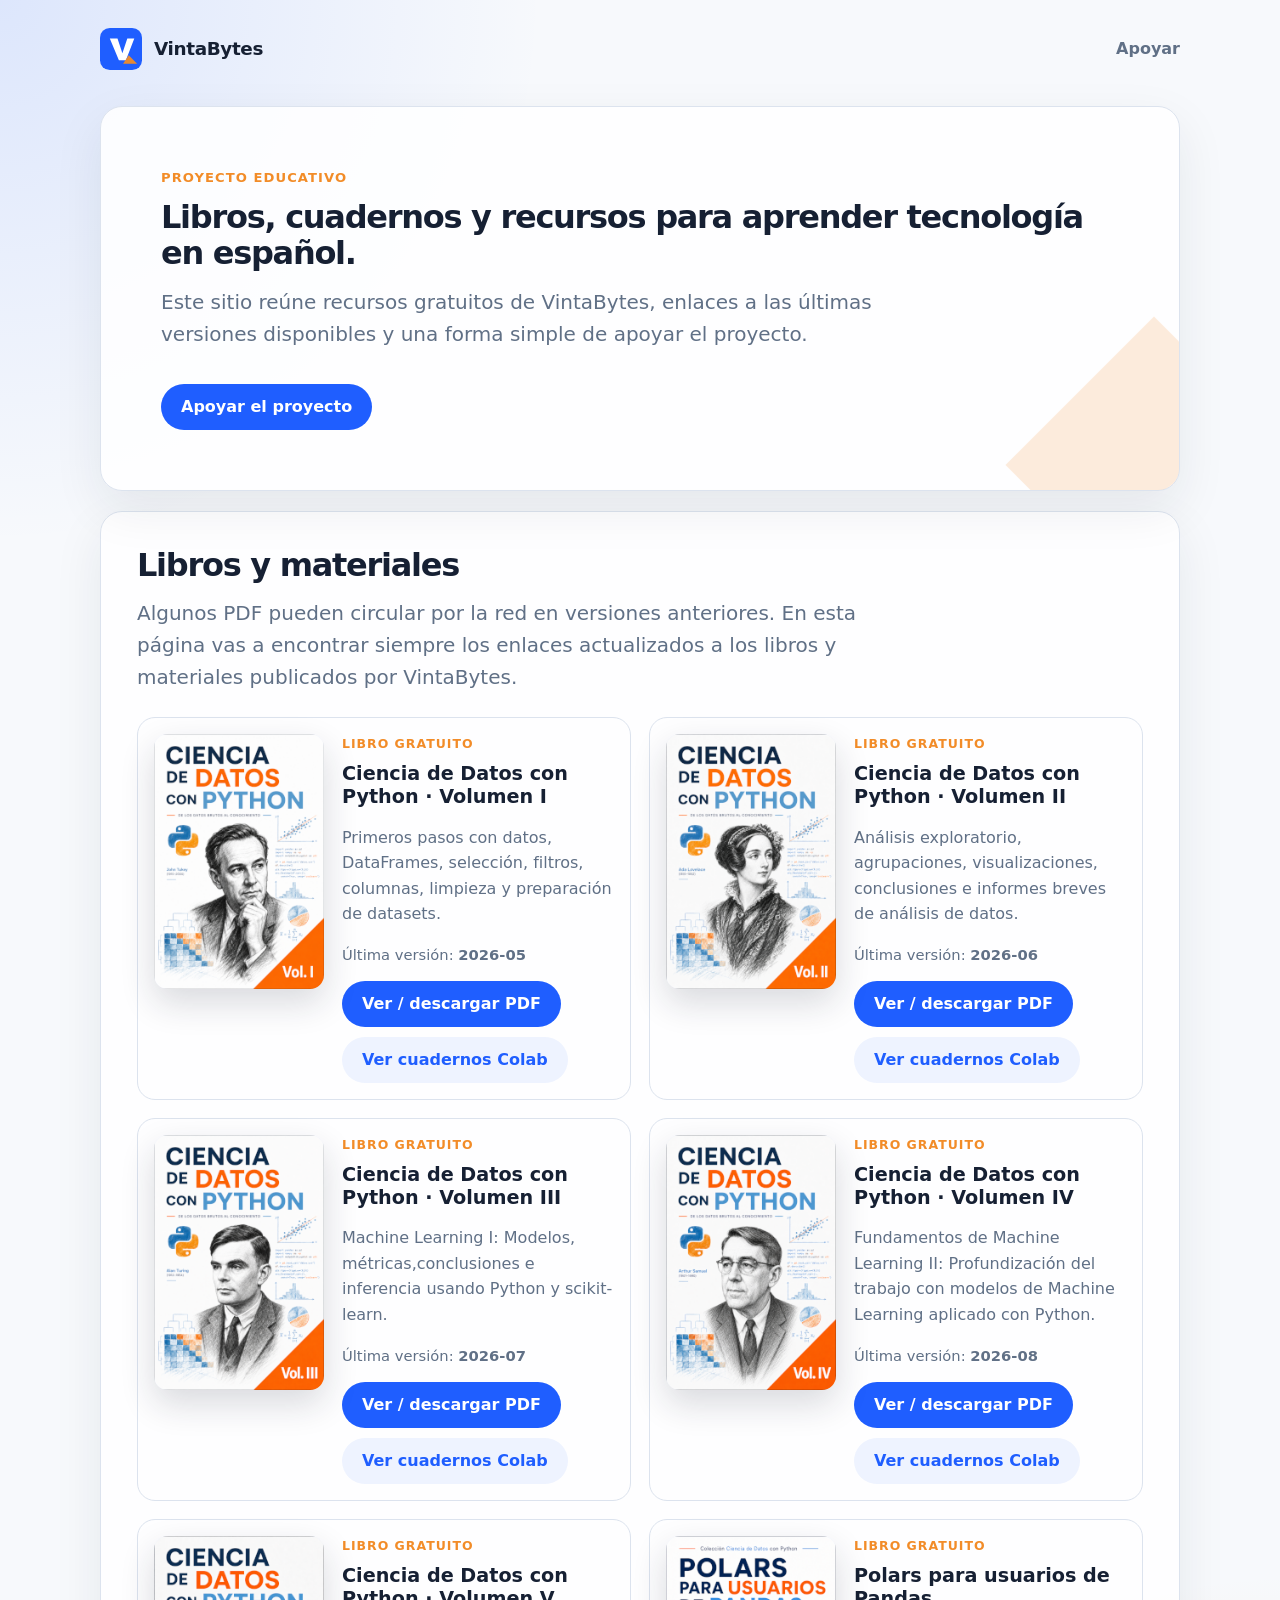
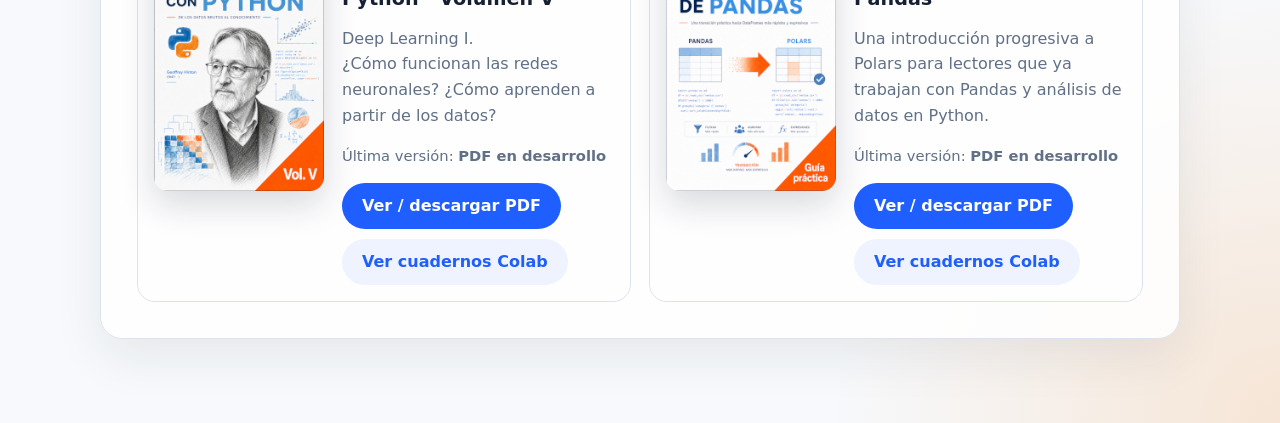
<file: index.html>
<!DOCTYPE html>
<html lang="es-AR">
<head>
  <meta charset="UTF-8" />
  <meta name="viewport" content="width=device-width, initial-scale=1.0" />
  <title>VintaBytes</title>
  <meta name="description" content="Libros, cuadernos y proyectos educativos de VintaBytes." />
  <link rel="icon" href="assets/favicon.svg" type="image/svg+xml" />
  <link rel="stylesheet" href="css/site.css" />
</head>
<body>
  <main class="page shell">
    <header class="site-header">
      <a class="brand" href="./" aria-label="Inicio de VintaBytes">
        <img src="assets/logo.svg" alt="" class="brand-logo" />
        <span>VintaBytes</span>
      </a>
      <nav class="nav" aria-label="Navegación principal">
        <a href="apoyar/">Apoyar</a>
      </nav>
    </header>

    <section class="hero card">
      <p class="eyebrow">Proyecto educativo</p>
      <h2>Libros, cuadernos y recursos para aprender tecnología en español.</h2>
      <p class="lead">
        Este sitio reúne recursos gratuitos de VintaBytes, enlaces a las últimas versiones
        disponibles y una forma simple de apoyar el proyecto.
      </p>
      <a class="button primary" href="apoyar/">Apoyar el proyecto</a>
    </section>


    <section class="card content-section library-section" aria-labelledby="biblioteca-title">
      <h2 id="biblioteca-title">Libros y materiales</h2>
      <p class="lead">
        Algunos PDF pueden circular por la red en versiones anteriores. En esta página vas a encontrar
        siempre los enlaces actualizados a los libros y materiales publicados por VintaBytes.
      </p>
      <div class="book-grid" aria-label="Libros disponibles">
        <article class="book-card">
          <div class="book-cover book-cover-image">
            <img
              src="images/portada1.png"
              alt="Portada de Ciencia de Datos con Python · Volumen I"
            />
          </div>

          <div class="book-content">
            <p class="book-kicker">Libro gratuito</p>
            <h3>Ciencia de Datos con Python · Volumen I</h3>
            <p>
              Primeros pasos con datos, DataFrames, selección, filtros, columnas,
              limpieza y preparación de datasets.
            </p>
            <p class="book-meta">
              Última versión: <strong>2026-05</strong>
            </p>
            <div class="book-actions">
              <a
                class="button primary"
                href="https://drive.google.com/file/d/1a4udSL7svFQUgukpKiqX_eAU3WDCaojL/view?usp=drive_link"
                target="_blank"
                rel="noopener noreferrer"
              >
                Ver / descargar PDF
              </a>

              <a
                class="button secondary"
                href="https://github.com/VintaBytes/Ciencia-de-datos/blob/main/libros/ciencia-de-datos-con-python/volumen-01/README.md"
                target="_blank"
                rel="noopener noreferrer"
              >
                Ver cuadernos Colab
              </a>
            </div>
          </div>
        </article>

        <article class="book-card">
          <div class="book-cover book-cover-image">
            <img
              src="images/portada2.png"
              alt="Portada de Ciencia de Datos con Python · Volumen II"
            />
          </div>

          <div class="book-content">
            <p class="book-kicker">Libro gratuito</p>
            <h3>Ciencia de Datos con Python · Volumen II</h3>
            <p>
              Análisis exploratorio, agrupaciones, visualizaciones, conclusiones
              e informes breves de análisis de datos.
            </p>
            <p class="book-meta">
              Última versión: <strong>2026-06</strong>
            </p>
            <div class="book-actions">
              <a class="button primary" 
                href="https://drive.google.com/file/d/1zC0sUpQ28Chfxj_MJCXJ-yc1a2pP7VFI/view?usp=drive_link" 
                target="_blank"
                rel="noopener noreferrer"
              >
                Ver / descargar PDF
              </a>
              <a
                class="button secondary"
                href="https://github.com/VintaBytes/Ciencia-de-datos/blob/main/libros/ciencia-de-datos-con-python/volumen-02/README.md"
                target="_blank"
                rel="noopener noreferrer"
              >
                Ver cuadernos Colab
              </a>
            </div>
          </div>
        </article>

        <article class="book-card">
          <div class="book-cover book-cover-image">
            <img
              src="images/portada3.png"
              alt="Portada de Ciencia de Datos con Python · Volumen III"
            />
          </div>

          <div class="book-content">
            <p class="book-kicker">Libro gratuito</p>
            <h3>Ciencia de Datos con Python · Volumen III<br></h3>
            <p>
              Machine Learning I: Modelos, métricas,conclusiones e inferencia usando Python y scikit-learn.
            </p>
            <p class="book-meta">
              Última versión: <strong>2026-07</strong>
            </p>
            <div class="book-actions">
              <a class="button primary" 
                href="https://drive.google.com/file/d/1rGDPSz8Ggy9xMjGUS_Vynr4_rzejMfdt/view?usp=drive_link" 
                >
                Ver / descargar PDF
              </a>
              <a
                class="button secondary"
                href="https://github.com/VintaBytes/Ciencia-de-datos/blob/main/libros/ciencia-de-datos-con-python/volumen-03/README.md"
                target="_blank"
                rel="noopener noreferrer"
              >
                Ver cuadernos Colab
              </a>
            </div>
          </div>
        </article>



        <article class="book-card">
          <div class="book-cover book-cover-image">
            <img
              src="https://vintabytes.github.io/images/portada4.png"
              alt="Portada de Ciencia de Datos con Python · Volumen IV"
            />
          </div>

          <div class="book-content">
            <p class="book-kicker">Libro gratuito</p>

            <h3>Ciencia de Datos con Python · Volumen IV</h3>

            <p>
              Fundamentos de Machine Learning II: Profundización del trabajo con modelos de Machine Learning aplicado con Python.
            </p>

            <p class="book-meta">
              Última versión: <strong>2026-08</strong>
            </p>

            <div class="book-actions">
              <a
                class="button primary"
                href="hhttps://drive.google.com/file/d/14Hg7IwWqpmukbvOe-B5TR1Twz2MzRWkP/view?usp=drive_link"
                
              >
                Ver / descargar PDF
              </a>

              <a
                class="button secondary"
                href="https://github.com/VintaBytes/Ciencia-de-datos/blob/main/libros/ciencia-de-datos-con-python/volumen-04/README.md"
                target="_blank"
                rel="noopener noreferrer"
              >
                Ver cuadernos Colab
              </a>
            </div>
          </div>
        </article>

        <article class="book-card">
          <div class="book-cover book-cover-image">
            <img
              src="https://vintabytes.github.io/images/portada5.png"
              alt="Portada de Ciencia de Datos con Python · Volumen V"
            />
          </div>

          <div class="book-content">
            <p class="book-kicker">Libro gratuito</p>

            <h3>Ciencia de Datos con Python · Volumen V</h3>

            <p>
              Deep Learning I. <br>¿Cómo funcionan las redes neuronales? ¿Cómo aprenden a partir de los datos?
            </p>

            <p class="book-meta">
              Última versión: <strong>PDF en desarrollo</strong>
            </p>

            <div class="book-actions">
              <a
                class="button primary"
                href="https://drive.google.com/file/d/1o0cf42pVgXVXWOwSSzM64_7XsFRhgadP/view?usp=drive_link" >
                Ver / descargar PDF
              </a>

              <a
                class="button secondary"
                href="https://github.com/VintaBytes/Ciencia-de-datos/blob/main/libros/ciencia-de-datos-con-python/volumen-05/README.md"
                target="_blank"
                rel="noopener noreferrer"
              >
                Ver cuadernos Colab
              </a>
            </div>
          </div>
        </article>


        <article class="book-card">
          <div class="book-cover book-cover-image">
            <img
              src="https://vintabytes.github.io/images/PortadaPolars1.png"
              alt="Portada de Ciencia de Datos con Python · Volumen IV"
            />
          </div>

          <div class="book-content">
            <p class="book-kicker">Libro gratuito</p>

            <h3>Polars para usuarios de Pandas</h3>

            <p>
              Una introducción progresiva a Polars para lectores que ya trabajan con Pandas y análisis de datos en Python.
            </p>

            <p class="book-meta">
              Última versión: <strong>PDF en desarrollo</strong>
            </p>

            <div class="book-actions">
              <a
                class="button primary"
                href="https://drive.google.com/file/d/1M0f31seZbuAPPxjaTSHPc9hJUZZc9LE1/view?usp=drive_link">
                Ver / descargar PDF
              </a>

              <a
                class="button secondary"
                href="https://github.com/VintaBytes/Ciencia-de-datos/blob/main/libros/ciencia-de-datos-con-python/polars-01/README.md"
                target="_blank"
                rel="noopener noreferrer"
              >
                Ver cuadernos Colab
              </a>
            </div>
          </div>
        </article>


      </div>

    </section>




  </main>
</body>
</html>
</file>
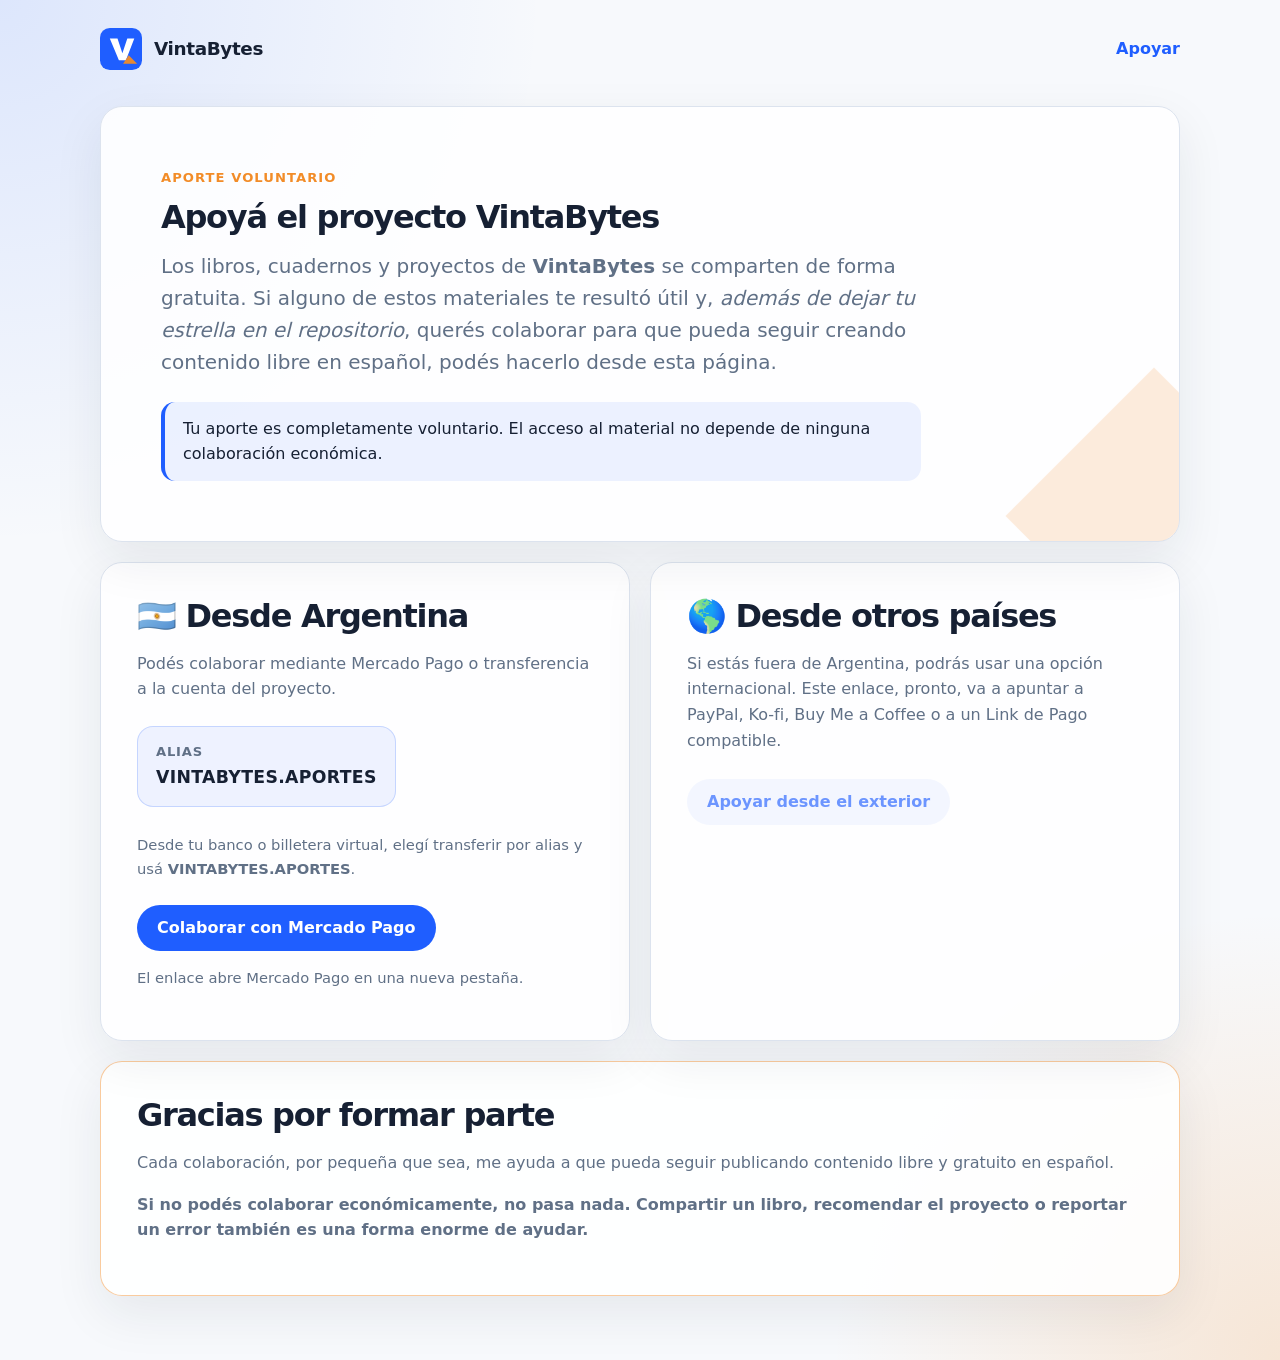
<file: apoyar/index.html>
<!DOCTYPE html>
<html lang="es-AR">
<head>
  <meta charset="UTF-8" />
  <meta name="viewport" content="width=device-width, initial-scale=1.0" />
  <title>Apoyar el proyecto VintaBytes</title>
  <meta name="description" content="Formas actualizadas de apoyar voluntariamente el proyecto educativo VintaBytes." />
  <link rel="icon" href="../assets/favicon.svg" type="image/svg+xml" />
  <link rel="stylesheet" href="../css/site.css" />
</head>
<body>
  <main class="page shell">
    <header class="site-header">
      <a class="brand" href="../" aria-label="Inicio de VintaBytes">
        <img src="../assets/logo.svg" alt="" class="brand-logo" />
        <span>VintaBytes</span>
      </a>
      <nav class="nav" aria-label="Navegación principal">
        <a href="./" aria-current="page">Apoyar</a>
      </nav>
    </header>

    <section class="hero card">
      <p class="eyebrow">Aporte voluntario</p>
      <h1>Apoyá el proyecto VintaBytes</h1>
      <p class="lead">
        Los libros, cuadernos y proyectos de <b>VintaBytes</b> se comparten de forma gratuita.
        Si alguno de estos materiales te resultó útil y, <i>además de dejar tu estrella en el repositorio</i>, querés colaborar para que pueda seguir creando contenido libre en español, podés hacerlo desde esta página.
      </p>
      <p class="note">
        Tu aporte es completamente voluntario. El acceso al material no depende de ninguna colaboración económica.
      </p>
    </section>

    <section class="grid" aria-label="Formas de apoyo">
      <article class="card payment-card">
        <h2>🇦🇷 Desde Argentina</h2>
      
        <p>
          Podés colaborar mediante Mercado Pago o transferencia a la cuenta del proyecto.
        </p>
      
        <div class="alias-box">
          <span class="label">Alias</span>
          <strong>VINTABYTES.APORTES</strong>
        </div>
      
        <p class="small muted">
          Desde tu banco o billetera virtual, elegí transferir por alias y usá
          <strong>VINTABYTES.APORTES</strong>.
        </p>
      
        <a
          class="button primary"
          href="https://link.mercadopago.com.ar/vintabytes"
          target="_blank"
          rel="noopener noreferrer"
        >
          Colaborar con Mercado Pago
        </a>
      
        <p class="small muted">
          El enlace abre Mercado Pago en una nueva pestaña.
        </p>
      </article>

      <article class="card payment-card">
        <h2>🌎 Desde otros países</h2>
        <p>
          Si estás fuera de Argentina, podrás usar una opción internacional. Este enlace, pronto, va a apuntar a PayPal, Ko-fi, Buy Me a Coffee o a un Link de Pago compatible.
        </p>
        <a class="button secondary" href="#" aria-disabled="true">Apoyar desde el exterior</a>
        <p class="small muted">
          
        </p>
      </article>
    </section>

    <section class="card content-section thanks">
      <h2>Gracias por formar parte</h2>
      <p>
        Cada colaboración, por pequeña que sea, me ayuda a que pueda seguir publicando contenido libre y gratuito en español.
      </p>
      <p>
        <b>Si no podés colaborar económicamente, no pasa nada. Compartir un libro, recomendar el proyecto o reportar un error también es una forma enorme de ayudar.</b>
      </p>
    </section>
  </main>
</body>
</html>
</file>
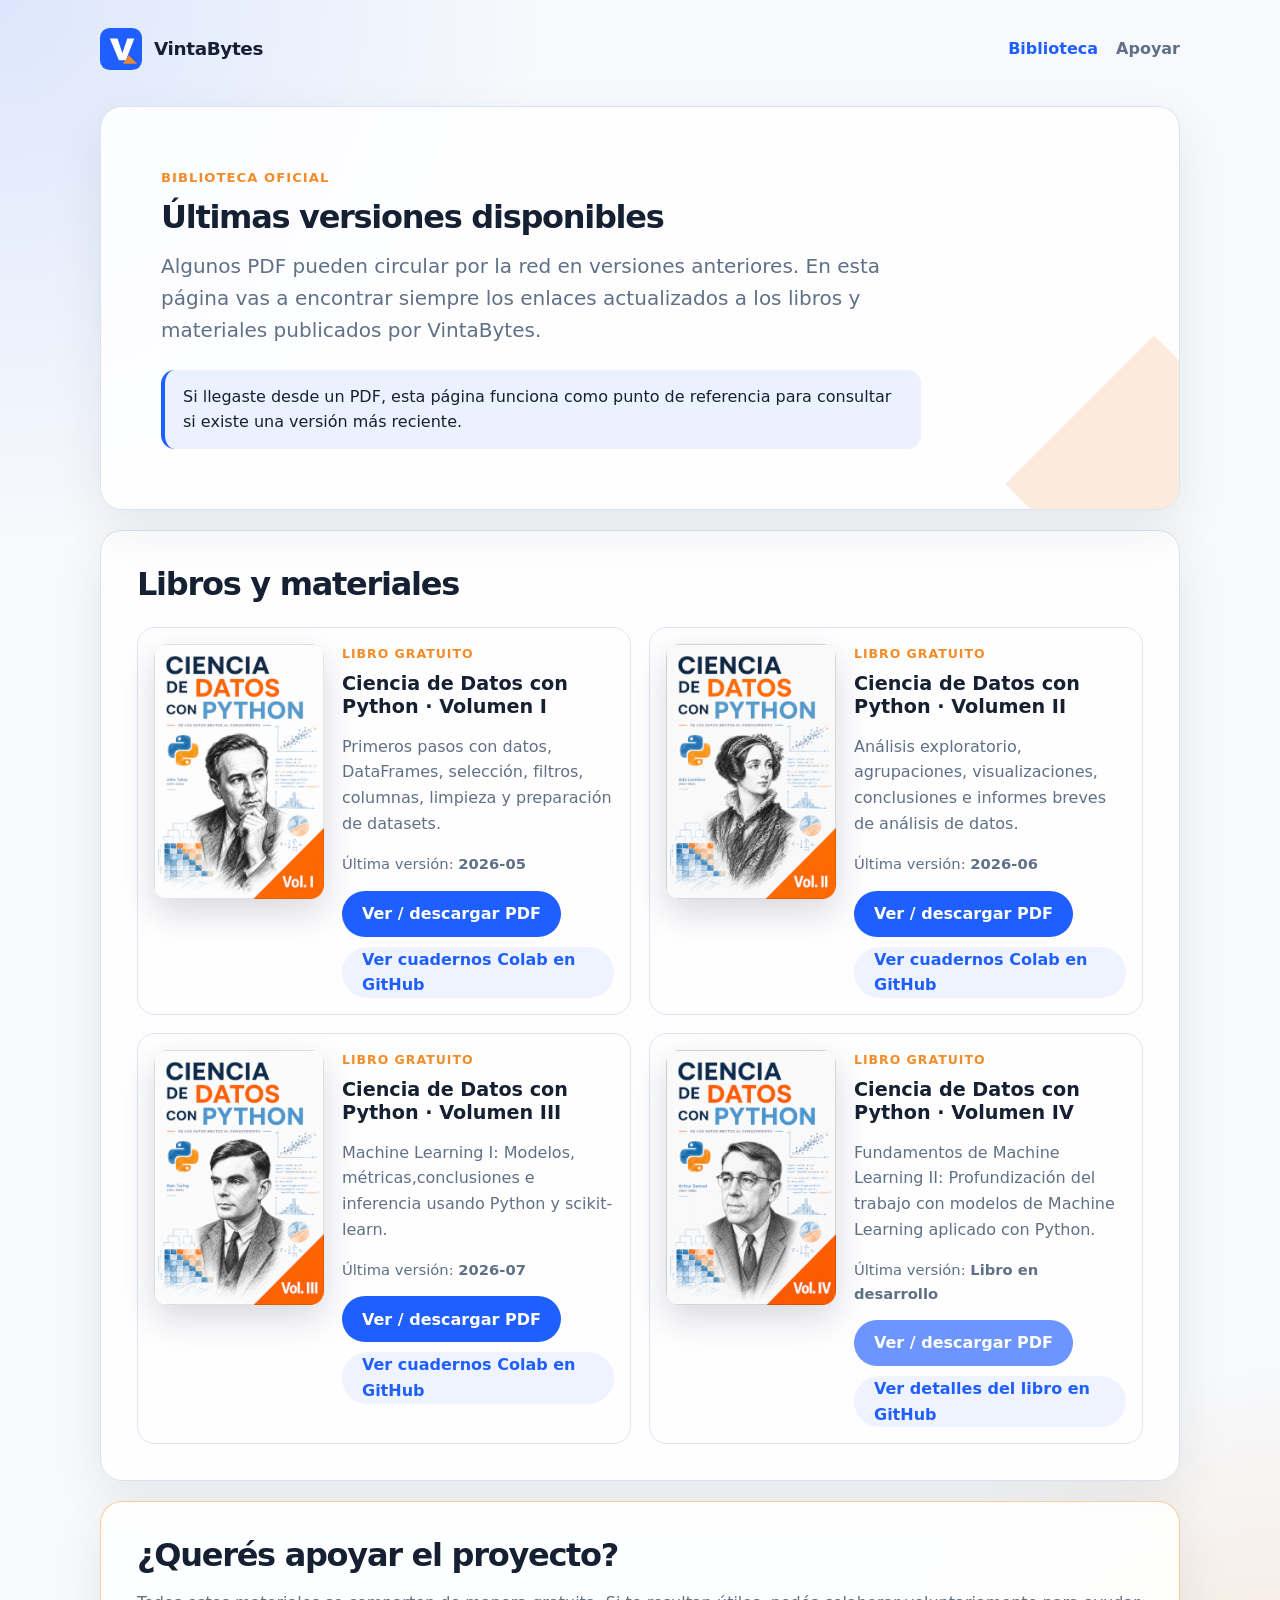
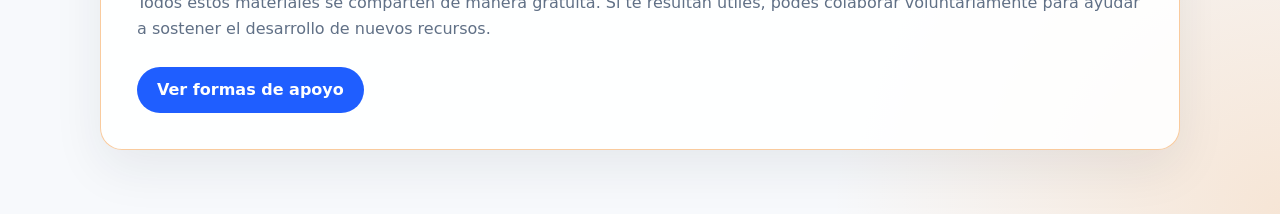
<file: biblioteca/index.html>
<!DOCTYPE html>
<html lang="es-AR">
<head>
  <meta charset="UTF-8" />
  <meta name="viewport" content="width=device-width, initial-scale=1.0" />
  <title>Biblioteca oficial VintaBytes</title>
  <meta name="description" content="Últimas versiones disponibles de libros, cuadernos y materiales publicados por VintaBytes." />
  <link rel="icon" href="../assets/favicon.svg" type="image/svg+xml" />
  <link rel="stylesheet" href="../css/site.css" />
</head>
<body>
  <main class="page shell">
    <header class="site-header">
      <a class="brand" href="../" aria-label="Inicio de VintaBytes">
        <img src="../assets/logo.svg" alt="" class="brand-logo" />
        <span>VintaBytes</span>
      </a>
      <nav class="nav" aria-label="Navegación principal">
        <a href="./" aria-current="page">Biblioteca</a>
        <a href="../apoyar/">Apoyar</a>
      </nav>
    </header>

    <section class="hero card">
      <p class="eyebrow">Biblioteca oficial</p>
      <h1>Últimas versiones disponibles</h1>
      <p class="lead">
        Algunos PDF pueden circular por la red en versiones anteriores. En esta página vas a encontrar
        siempre los enlaces actualizados a los libros y materiales publicados por VintaBytes.
      </p>
      <p class="note">
        Si llegaste desde un PDF, esta página funciona como punto de referencia para consultar si existe una versión más reciente.
      </p>
    </section>

    <section class="card content-section library-section" aria-labelledby="biblioteca-title">
      <h2 id="biblioteca-title">Libros y materiales</h2>

      <div class="book-grid" aria-label="Libros disponibles">
        <article class="book-card">
          <div class="book-cover book-cover-image">
            <img
              src="../images/portada1.png"
              alt="Portada de Ciencia de Datos con Python · Volumen I"
            />
          </div>

          <div class="book-content">
            <p class="book-kicker">Libro gratuito</p>
            <h3>Ciencia de Datos con Python · Volumen I</h3>
            <p>
              Primeros pasos con datos, DataFrames, selección, filtros, columnas,
              limpieza y preparación de datasets.
            </p>
            <p class="book-meta">
              Última versión: <strong>2026-05</strong>
            </p>
            <div class="book-actions">
              <a
                class="button primary"
                href="https://drive.google.com/file/d/1a4udSL7svFQUgukpKiqX_eAU3WDCaojL/view?usp=drive_link"
                target="_blank"
                rel="noopener noreferrer"
              >
                Ver / descargar PDF
              </a>

              <a
                class="button secondary"
                href="https://github.com/VintaBytes/Ciencia-de-datos/blob/main/libros/ciencia-de-datos-con-python/volumen-01/README.md"
                target="_blank"
                rel="noopener noreferrer"
              >
                Ver cuadernos Colab en GitHub
              </a>
            </div>
          </div>
        </article>

        <article class="book-card">
          <div class="book-cover book-cover-image">
            <img
              src="../images/portada2.png"
              alt="Portada de Ciencia de Datos con Python · Volumen II"
            />
          </div>

          <div class="book-content">
            <p class="book-kicker">Libro gratuito</p>
            <h3>Ciencia de Datos con Python · Volumen II</h3>
            <p>
              Análisis exploratorio, agrupaciones, visualizaciones, conclusiones
              e informes breves de análisis de datos.
            </p>
            <p class="book-meta">
              Última versión: <strong>2026-06</strong>
            </p>
            <div class="book-actions">
              <a class="button primary" 
                href="https://drive.google.com/file/d/1zC0sUpQ28Chfxj_MJCXJ-yc1a2pP7VFI/view?usp=drive_link" 
                target="_blank"
                rel="noopener noreferrer"
              >
                Ver / descargar PDF
              </a>
              <a
                class="button secondary"
                href="https://github.com/VintaBytes/Ciencia-de-datos/blob/main/libros/ciencia-de-datos-con-python/volumen-02/README.md"
                target="_blank"
                rel="noopener noreferrer"
              >
                Ver cuadernos Colab en GitHub
              </a>
            </div>
          </div>
        </article>

        <article class="book-card">
          <div class="book-cover book-cover-image">
            <img
              src="../images/portada3.png"
              alt="Portada de Ciencia de Datos con Python · Volumen III"
            />
          </div>

          <div class="book-content">
            <p class="book-kicker">Libro gratuito</p>
            <h3>Ciencia de Datos con Python · Volumen III<br></h3>
            <p>
              Machine Learning I: Modelos, métricas,conclusiones e inferencia usando Python y scikit-learn.
            </p>
            <p class="book-meta">
              Última versión: <strong>2026-07</strong>
            </p>
            <div class="book-actions">
              <a class="button primary" 
                href="https://drive.google.com/file/d/1rGDPSz8Ggy9xMjGUS_Vynr4_rzejMfdt/view?usp=drive_link" 
                >
                Ver / descargar PDF
              </a>
              <a
                class="button secondary"
                href="https://github.com/VintaBytes/Ciencia-de-datos/blob/main/libros/ciencia-de-datos-con-python/volumen-03/README.md"
                target="_blank"
                rel="noopener noreferrer"
              >
                Ver cuadernos Colab en GitHub
              </a>
            </div>
          </div>
        </article>
        <article class="book-card">
          <div class="book-cover book-cover-image">
            <img
              src="https://vintabytes.github.io/images/portada4.png"
              alt="Portada de Ciencia de Datos con Python · Volumen IV"
            />
          </div>

          <div class="book-content">
            <p class="book-kicker">Libro gratuito</p>

            <h3>Ciencia de Datos con Python · Volumen IV</h3>

            <p>
              Fundamentos de Machine Learning II: Profundización del trabajo con modelos de Machine Learning aplicado con Python.
            </p>

            <p class="book-meta">
              Última versión: <strong>Libro en desarrollo</strong>
            </p>

            <div class="book-actions">
              <a
                class="button primary"
                href="https://drive.google.com/file/d/1rGDPSz8Ggy9xMjGUS_Vynr4_rzejMfdt/view?usp=drive_link"
                aria-disabled="true"
              >
                Ver / descargar PDF
              </a>

              <a
                class="button secondary"
                href="https://github.com/VintaBytes/Ciencia-de-datos/blob/main/libros/ciencia-de-datos-con-python/volumen-04/README.md"
                target="_blank"
                rel="noopener noreferrer"
              >
                Ver detalles del libro en GitHub
              </a>
            </div>
          </div>
        </article>
      </div>

    </section>

    <section class="card content-section thanks">
      <h2>¿Querés apoyar el proyecto?</h2>
      <p>
        Todos estos materiales se comparten de manera gratuita. Si te resultan útiles,
        podés colaborar voluntariamente para ayudar a sostener el desarrollo de nuevos recursos.
      </p>
      <a class="button primary" href="../apoyar/">Ver formas de apoyo</a>
    </section>
  </main>
</body>
</html>
</file>
<file: css/site.css>
:root {
  --bg: #f7f9fc;
  --surface: #ffffff;
  --text: #162033;
  --muted: #607086;
  --primary: #1f5eff;
  --primary-dark: #1848c5;
  --accent: #f28c28;
  --border: #dce3ee;
  --shadow: 0 18px 50px rgba(22, 32, 51, 0.08);
  --radius: 22px;
}

* {
  box-sizing: border-box;
}

body {
  margin: 0;
  font-family: system-ui, -apple-system, BlinkMacSystemFont, "Segoe UI", sans-serif;
  background:
    radial-gradient(circle at top left, rgba(31, 94, 255, 0.12), transparent 34rem),
    radial-gradient(circle at bottom right, rgba(242, 140, 40, 0.18), transparent 28rem),
    var(--bg);
  color: var(--text);
  line-height: 1.6;
}

.shell {
  width: min(1080px, calc(100% - 32px));
  margin: 0 auto;
}

.page {
  padding: 28px 0 64px;
}

.site-header {
  display: flex;
  align-items: center;
  justify-content: space-between;
  gap: 24px;
  margin-bottom: 36px;
}

.brand {
  display: inline-flex;
  align-items: center;
  gap: 12px;
  color: var(--text);
  text-decoration: none;
  font-weight: 800;
  letter-spacing: -0.02em;
  font-size: 1.15rem;
}

.brand-logo {
  width: 42px;
  height: 42px;
}

.nav {
  display: flex;
  flex-wrap: wrap;
  gap: 18px;
}

.nav a {
  color: var(--muted);
  text-decoration: none;
  font-weight: 650;
}

.nav a:hover,
.nav a[aria-current="page"] {
  color: var(--primary);
}

.card {
  background: rgba(255, 255, 255, 0.88);
  border: 1px solid var(--border);
  border-radius: var(--radius);
  box-shadow: var(--shadow);
}

.hero {
  padding: clamp(28px, 5vw, 60px);
  overflow: hidden;
  position: relative;
}

.hero::after {
  content: "";
  position: absolute;
  right: -80px;
  bottom: -80px;
  width: 210px;
  height: 210px;
  background: var(--accent);
  transform: rotate(45deg);
  opacity: 0.16;
}

.eyebrow {
  margin: 0 0 12px;
  color: var(--accent);
  font-weight: 800;
  text-transform: uppercase;
  letter-spacing: 0.08em;
  font-size: 0.82rem;
}

h1,
h2 {
  line-height: 1.12;
  letter-spacing: -0.04em;
}

h1 {
  max-width: 820px;
  margin: 0 0 14px;
  font-size: clamp(1.35rem, 3vw, 2rem);
}

h2 {
  margin: 0 0 14px;
  font-size: clamp(1.35rem, 3vw, 2rem);
}

h3 {
  line-height: 1.2;
  margin: 0 0 10px;
  font-size: 1.2rem;
}

code {
  padding: 0.08rem 0.28rem;
  border-radius: 6px;
  background: #eef3ff;
  color: var(--primary-dark);
}

.lead {
  max-width: 760px;
  font-size: clamp(1.05rem, 2vw, 1.25rem);
  color: var(--muted);
  margin: 0 0 24px;
}

.note {
  max-width: 760px;
  margin: 0;
  padding: 14px 18px;
  background: rgba(31, 94, 255, 0.08);
  border-left: 4px solid var(--primary);
  border-radius: 14px;
  color: var(--text);
}

.grid {
  display: grid;
  grid-template-columns: repeat(2, minmax(0, 1fr));
  gap: 20px;
  margin: 20px 0;
}

.payment-card,
.content-section {
  padding: clamp(24px, 4vw, 36px);
}

.payment-card p,
.content-section p,
.book-content p {
  color: var(--muted);
}

.alias-box {
  display: inline-flex;
  flex-direction: column;
  gap: 2px;
  margin: 8px 0 12px;
  padding: 14px 18px;
  border: 1px solid rgba(31, 94, 255, 0.2);
  border-radius: 16px;
  background: rgba(31, 94, 255, 0.07);
}

.alias-box .label {
  color: var(--muted);
  font-size: 0.82rem;
  font-weight: 750;
  text-transform: uppercase;
  letter-spacing: 0.06em;
}

.alias-box strong {
  color: var(--text);
  font-size: 1.08rem;
  letter-spacing: 0.02em;
}

.button {
  display: inline-flex;
  align-items: center;
  justify-content: center;
  min-height: 46px;
  padding: 0 20px;
  border-radius: 999px;
  text-decoration: none;
  font-weight: 750;
  margin-top: 10px;
}

.button.primary {
  background: var(--primary);
  color: #fff;
}

.button.primary:hover {
  background: var(--primary-dark);
}

.button.secondary {
  background: #eef3ff;
  color: var(--primary);
}

.button[aria-disabled="true"] {
  cursor: not-allowed;
  opacity: 0.65;
}

.hero .button + .button {
  margin-left: 10px;
}

.qr-box {
  width: min(260px, 100%);
  padding: 16px;
  background: #fff;
  border: 1px dashed var(--border);
  border-radius: 18px;
  margin: 18px 0;
}

.qr-box img {
  display: block;
  width: 100%;
  height: auto;
}

.small {
  font-size: 0.92rem;
}

.muted {
  color: var(--muted);
}

.library-section {
  margin: 20px 0;
}

.book-grid {
  display: grid;
  grid-template-columns: repeat(2, minmax(0, 1fr));
  gap: 18px;
  margin-top: 24px;
}

.book-card {
  display: grid;
  grid-template-columns: minmax(130px, 170px) minmax(0, 1fr);
  gap: 18px;
  align-items: stretch;
  padding: 16px;
  border: 1px solid var(--border);
  border-radius: 18px;
  background: rgba(255, 255, 255, 0.74);
  min-width: 0;
}

.book-cover {
  position: relative;
  display: flex;
  min-height: 210px;
  flex-direction: column;
  justify-content: space-between;
  overflow: hidden;
  padding: 18px;
  border-radius: 14px;
  color: #fff;
  box-shadow: 0 14px 34px rgba(22, 32, 51, 0.16);
}

.book-cover::after {
  content: "";
  position: absolute;
  right: -48px;
  bottom: -48px;
  width: 118px;
  height: 118px;
  background: rgba(255, 255, 255, 0.22);
  transform: rotate(45deg);
}

.cover-blue {
  background: linear-gradient(145deg, #163c9f, #1f5eff);
}

.cover-orange {
  background: linear-gradient(145deg, #1d3154, #f28c28);
}

.book-cover span {
  position: relative;
  z-index: 1;
  font-size: 0.82rem;
  font-weight: 800;
  line-height: 1.2;
  text-transform: uppercase;
  letter-spacing: 0.08em;
}

.book-cover strong {
  position: relative;
  z-index: 1;
  font-size: 1.55rem;
  line-height: 1;
}

.book-cover-image {
  min-height: auto;
  padding: 0;
  background: #eef3ff;
  aspect-ratio: 2 / 3;
  align-self: start;
  width: 100%;
  max-width: 170px;
}

.book-cover-image::after {
  display: none;
}

.book-cover-image img {
  display: block;
  width: 100%;
  height: 100%;
  max-width: 100%;
  object-fit: cover;
}

.book-content {
  min-width: 0;
}

.book-kicker {
  margin: 0 0 8px;
  color: var(--accent) !important;
  font-size: 0.78rem;
  font-weight: 800;
  text-transform: uppercase;
  letter-spacing: 0.08em;
}

.book-meta {
  font-size: 0.92rem;
}

.book-actions {
  display: flex;
  flex-wrap: wrap;
  gap: 10px;
  margin-top: 14px;
}

.book-actions .button {
  margin-top: 0;
}

.library-note {
  margin-bottom: 0;
}

.thanks {
  border-color: rgba(242, 140, 40, 0.45);
}

@media (max-width: 780px) {
  .site-header {
    align-items: flex-start;
    flex-direction: column;
  }

  .grid {
    grid-template-columns: 1fr;
  }

  .book-grid {
    grid-template-columns: 1fr;
  }
}

@media (max-width: 600px) {
  .hero .button {
    width: 100%;
  }

  .hero .button + .button {
    margin-left: 0;
  }

  .book-card {
    grid-template-columns: 1fr;
  }

  .book-cover {
    min-height: 190px;
    max-width: 160px;
  }
}
</file>
